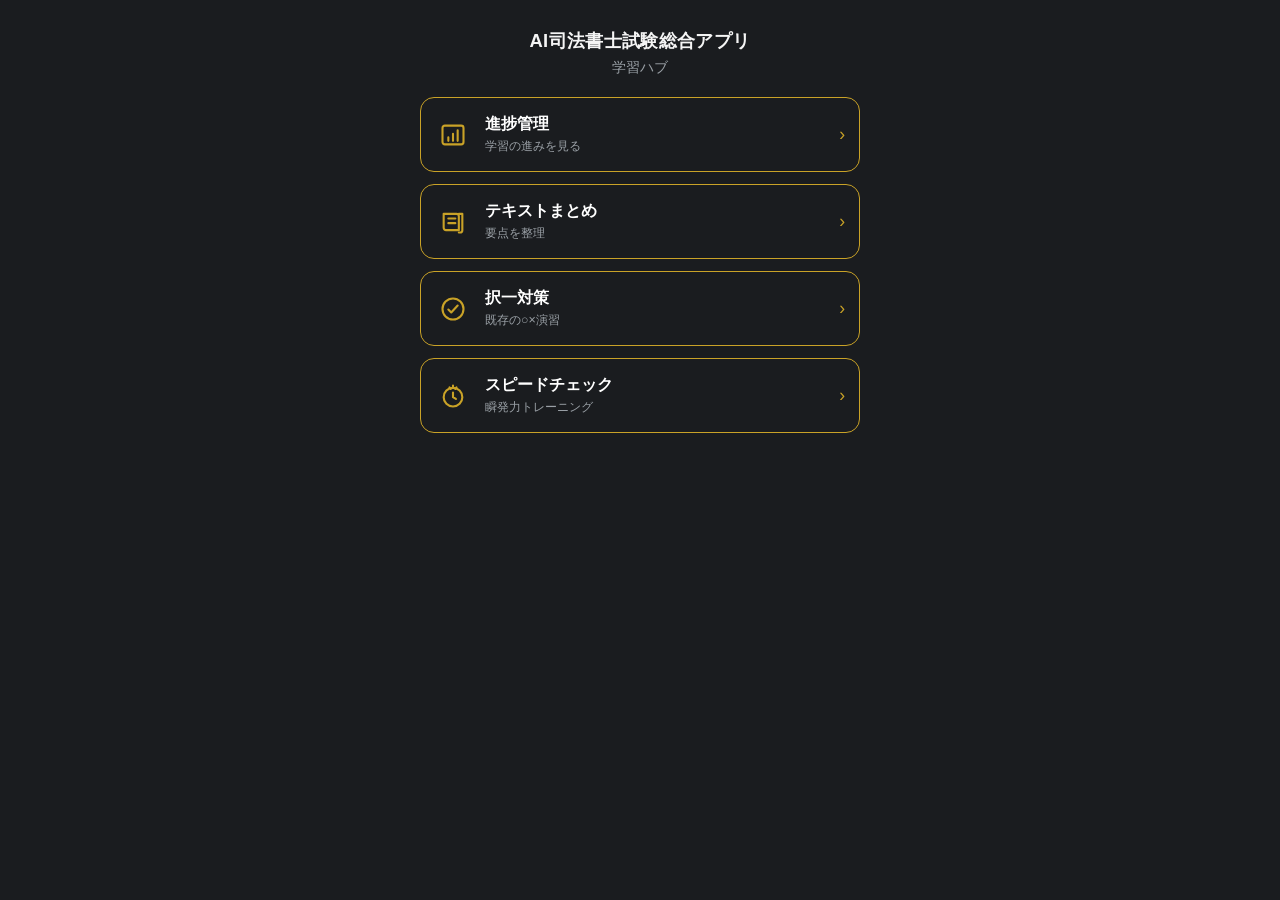
<file: sogo/index.html>
<!DOCTYPE html>
<html lang="ja">
<head>
<meta charset="utf-8"/>
<meta name="viewport" content="width=device-width,initial-scale=1,viewport-fit=cover"/>
<meta name="theme-color" content="#1A1C1F"/>
<meta name="apple-mobile-web-app-capable" content="yes"/>
<meta name="apple-mobile-web-app-title" content="司法書士総合"/>
<title>AI司法書士試験総合アプリ</title>
<link rel="manifest" href="manifest.webmanifest"/>
<link rel="apple-touch-icon" href="apple-touch-icon.png"/>
<link rel="icon" href="icon-192.png"/>
<style>
:root{--bg:#1A1C1F;--card:#1A1C1F;--gold:#C9A227;--text:#F5F5F5;--muted:#9AA0A6}
*{box-sizing:border-box;margin:0;padding:0}
html,body{height:100%;background:var(--bg);color:var(--text);font-family:-apple-system,BlinkMacSystemFont,"Hiragino Sans","Noto Sans JP",sans-serif}
body{display:flex;flex-direction:column;max-width:480px;margin:0 auto;min-height:100dvh;padding:max(16px,env(safe-area-inset-top)) 20px max(20px,env(safe-area-inset-bottom))}
header{text-align:center;margin:12px 0 20px}
h1{font-size:1.15rem;font-weight:700;letter-spacing:.02em}
.sub{margin-top:6px;color:var(--muted);font-size:.85rem}
nav{display:flex;flex-direction:column;gap:12px;flex:1}
a.card{display:flex;align-items:center;gap:14px;padding:16px 14px;border:1px solid var(--gold);border-radius:14px;background:var(--card);color:inherit;text-decoration:none;min-height:72px}
a.card .icon{width:36px;height:36px;display:grid;place-items:center;color:var(--gold);flex-shrink:0}
a.card .txt{flex:1;min-width:0}
a.card .txt strong{display:block;font-size:1rem;color:#fff}
a.card .txt span{display:block;margin-top:3px;font-size:.78rem;color:var(--muted)}
a.card .chev{color:var(--gold);font-size:1.1rem}
.view{display:none;flex:1;flex-direction:column;align-items:center;justify-content:center;text-align:center;gap:16px}
.view.show{display:flex}
.view h2{font-size:1.25rem;color:var(--gold)}
.view p{color:var(--muted)}
button.back{margin-top:8px;padding:12px 28px;border-radius:999px;border:1px solid var(--gold);background:transparent;color:var(--gold);font-size:.95rem}
svg{width:28px;height:28px;fill:none;stroke:currentColor;stroke-width:1.8;stroke-linecap:round;stroke-linejoin:round}
</style>
</head>
<body>
<div id="home">
<header>
<h1>AI司法書士試験総合アプリ</h1>
<p class="sub">学習ハブ</p>
</header>
<nav>
<a class="card" href="#progress">
<span class="icon"><svg viewBox="0 0 24 24"><rect x="3" y="4" width="18" height="16" rx="2"/><path d="M8 14v3M12 11v6M16 8v9"/></svg></span>
<span class="txt"><strong>進捗管理</strong><span>学習の進みを見る</span></span>
<span class="chev">›</span>
</a>
<a class="card" href="#notes">
<span class="icon"><svg viewBox="0 0 24 24"><path d="M4 5h11a2 2 0 0 1 2 2v12H6a2 2 0 0 1-2-2V5z"/><path d="M17 5h3v14a2 2 0 0 1-2 2h-1"/><path d="M8 9h6M8 13h6"/></svg></span>
<span class="txt"><strong>テキストまとめ</strong><span>要点を整理</span></span>
<span class="chev">›</span>
</a>
<a class="card" href="https://tanatos0209.github.io/shoshi-ox/">
<span class="icon"><svg viewBox="0 0 24 24"><circle cx="12" cy="12" r="9"/><path d="M8 12.5l2.5 2.5L16 9"/></svg></span>
<span class="txt"><strong>択一対策</strong><span>既存の○×演習</span></span>
<span class="chev">›</span>
</a>
<a class="card" href="#speed">
<span class="icon"><svg viewBox="0 0 24 24"><circle cx="12" cy="13" r="8"/><path d="M12 9v4l2.5 1.5M12 5V3M9 4.5 10 6M15 4.5 14 6"/></svg></span>
<span class="txt"><strong>スピードチェック</strong><span>瞬発力トレーニング</span></span>
<span class="chev">›</span>
</a>
</nav>
</div>
<div id="progress" class="view"><h2>準備中</h2><p>進捗管理はこれから入れます。</p><button class="back" type="button" onclick="location.hash=''">ホームへ戻る</button></div>
<div id="notes" class="view"><h2>準備中</h2><p>テキストまとめはこれから入れます。</p><button class="back" type="button" onclick="location.hash=''">ホームへ戻る</button></div>
<div id="speed" class="view"><h2>準備中</h2><p>スピードチェックはこれから入れます。</p><button class="back" type="button" onclick="location.hash=''">ホームへ戻る</button></div>
<script>
function route(){
  const h=(location.hash||'').replace('#','');
  document.getElementById('home').style.display = (!h||h==='home')?'block':'none';
  ['progress','notes','speed'].forEach(id=>{
    document.getElementById(id).classList.toggle('show', h===id);
  });
}
window.addEventListener('hashchange',route); route();
if('serviceWorker' in navigator){navigator.serviceWorker.register('./sw.js').catch(()=>{});}
</script>
</body>
</html>
</file>
